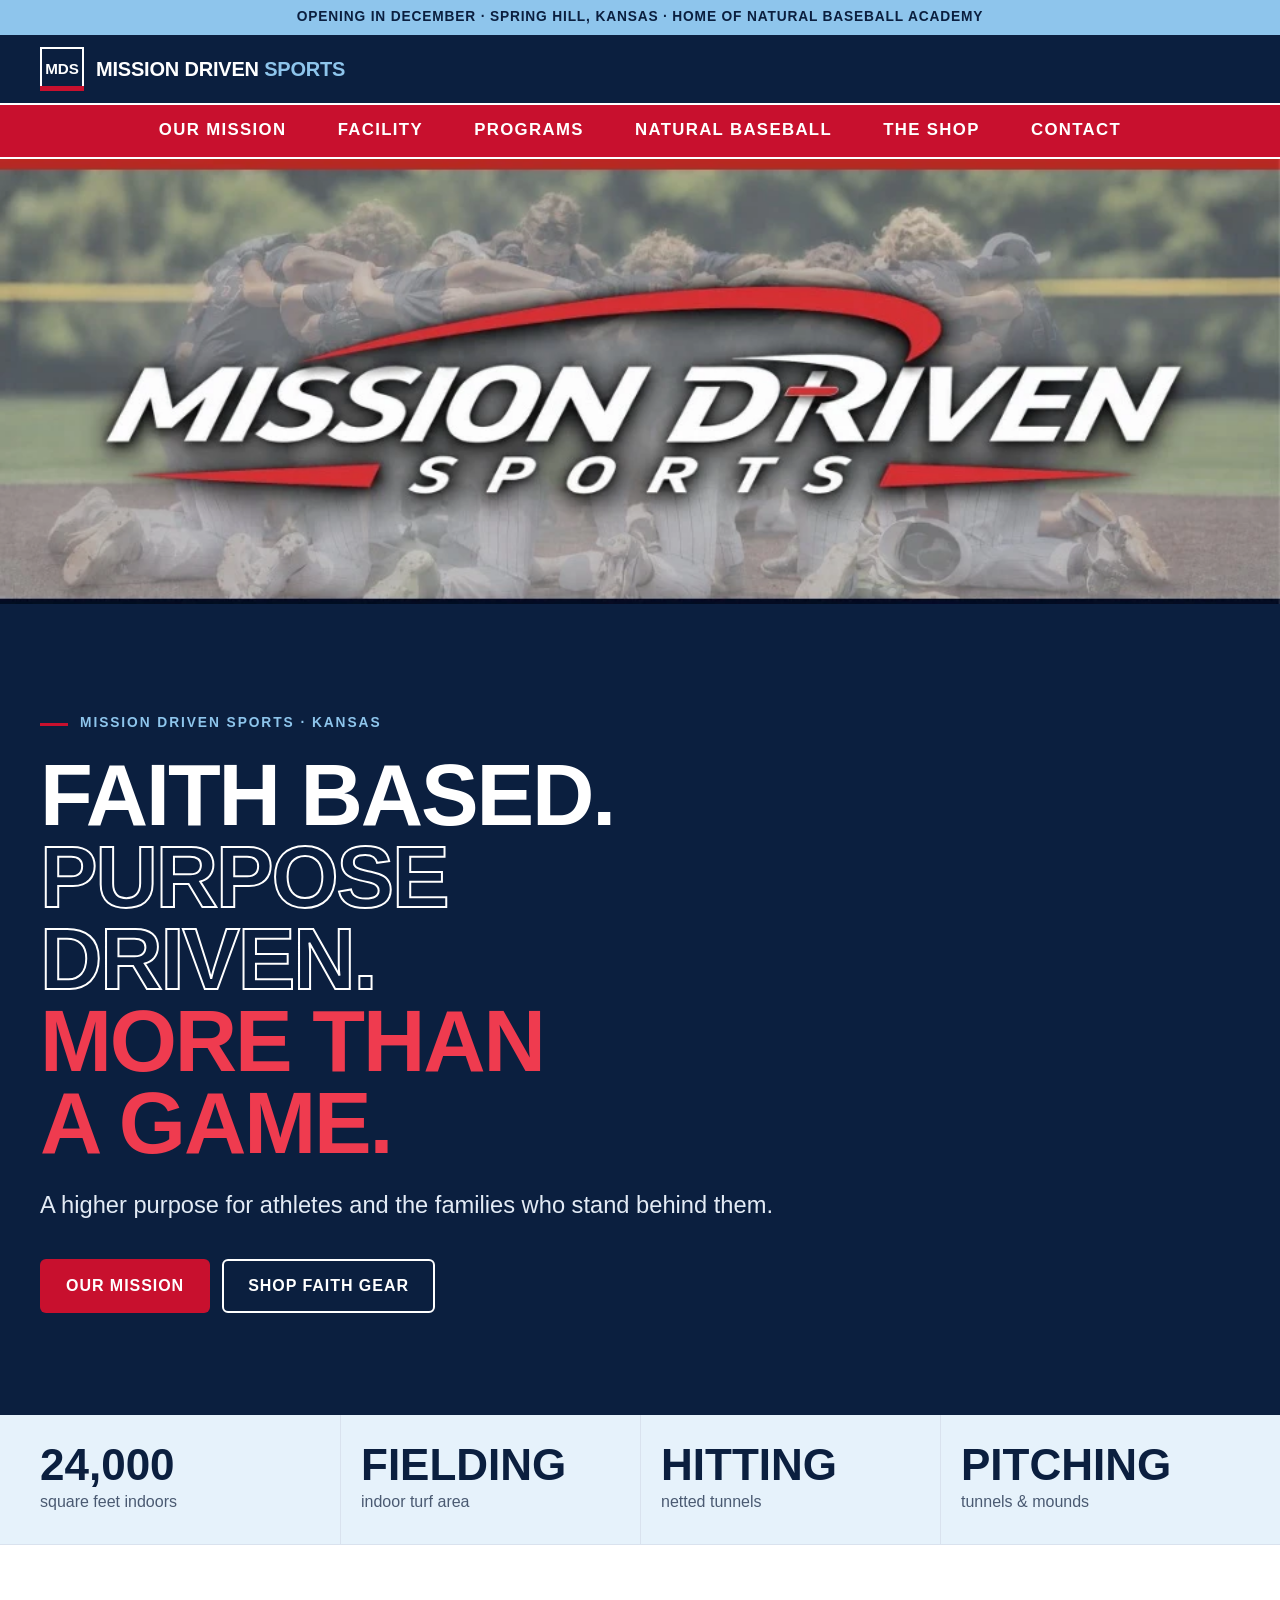
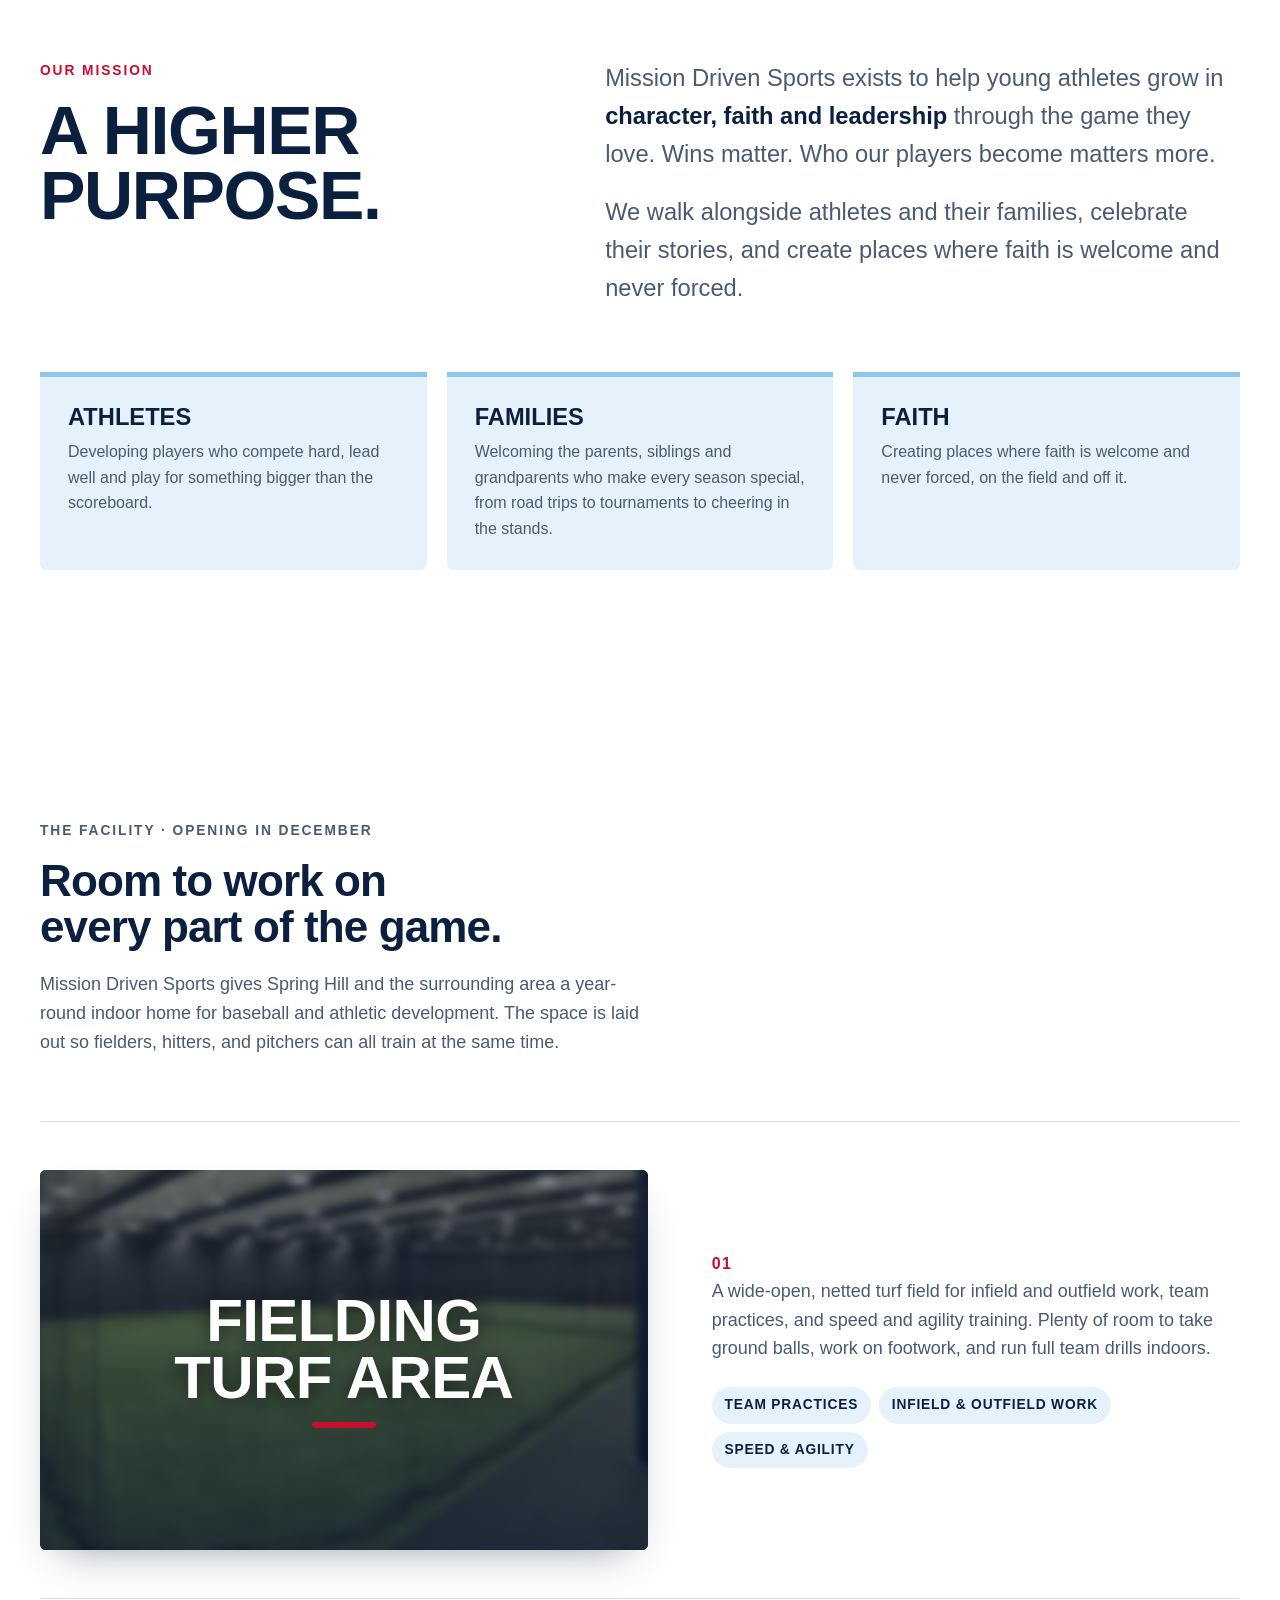
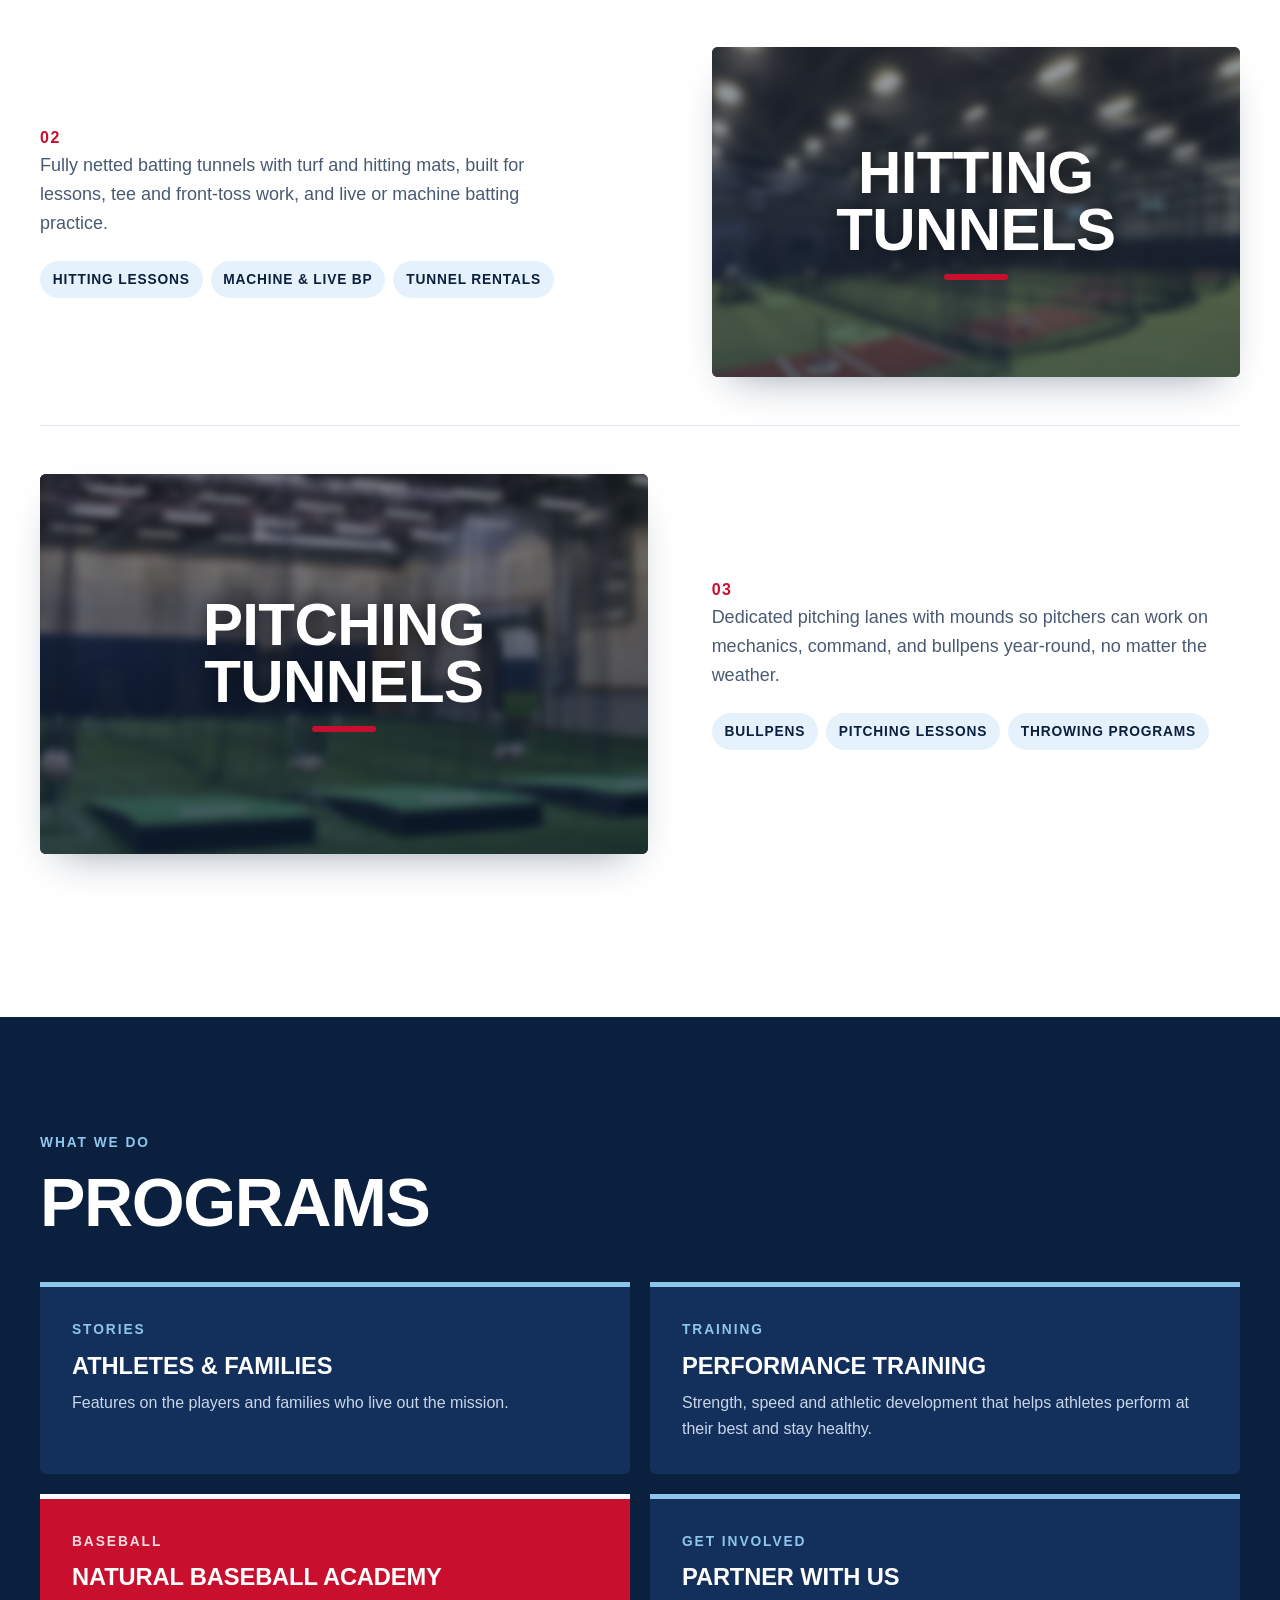
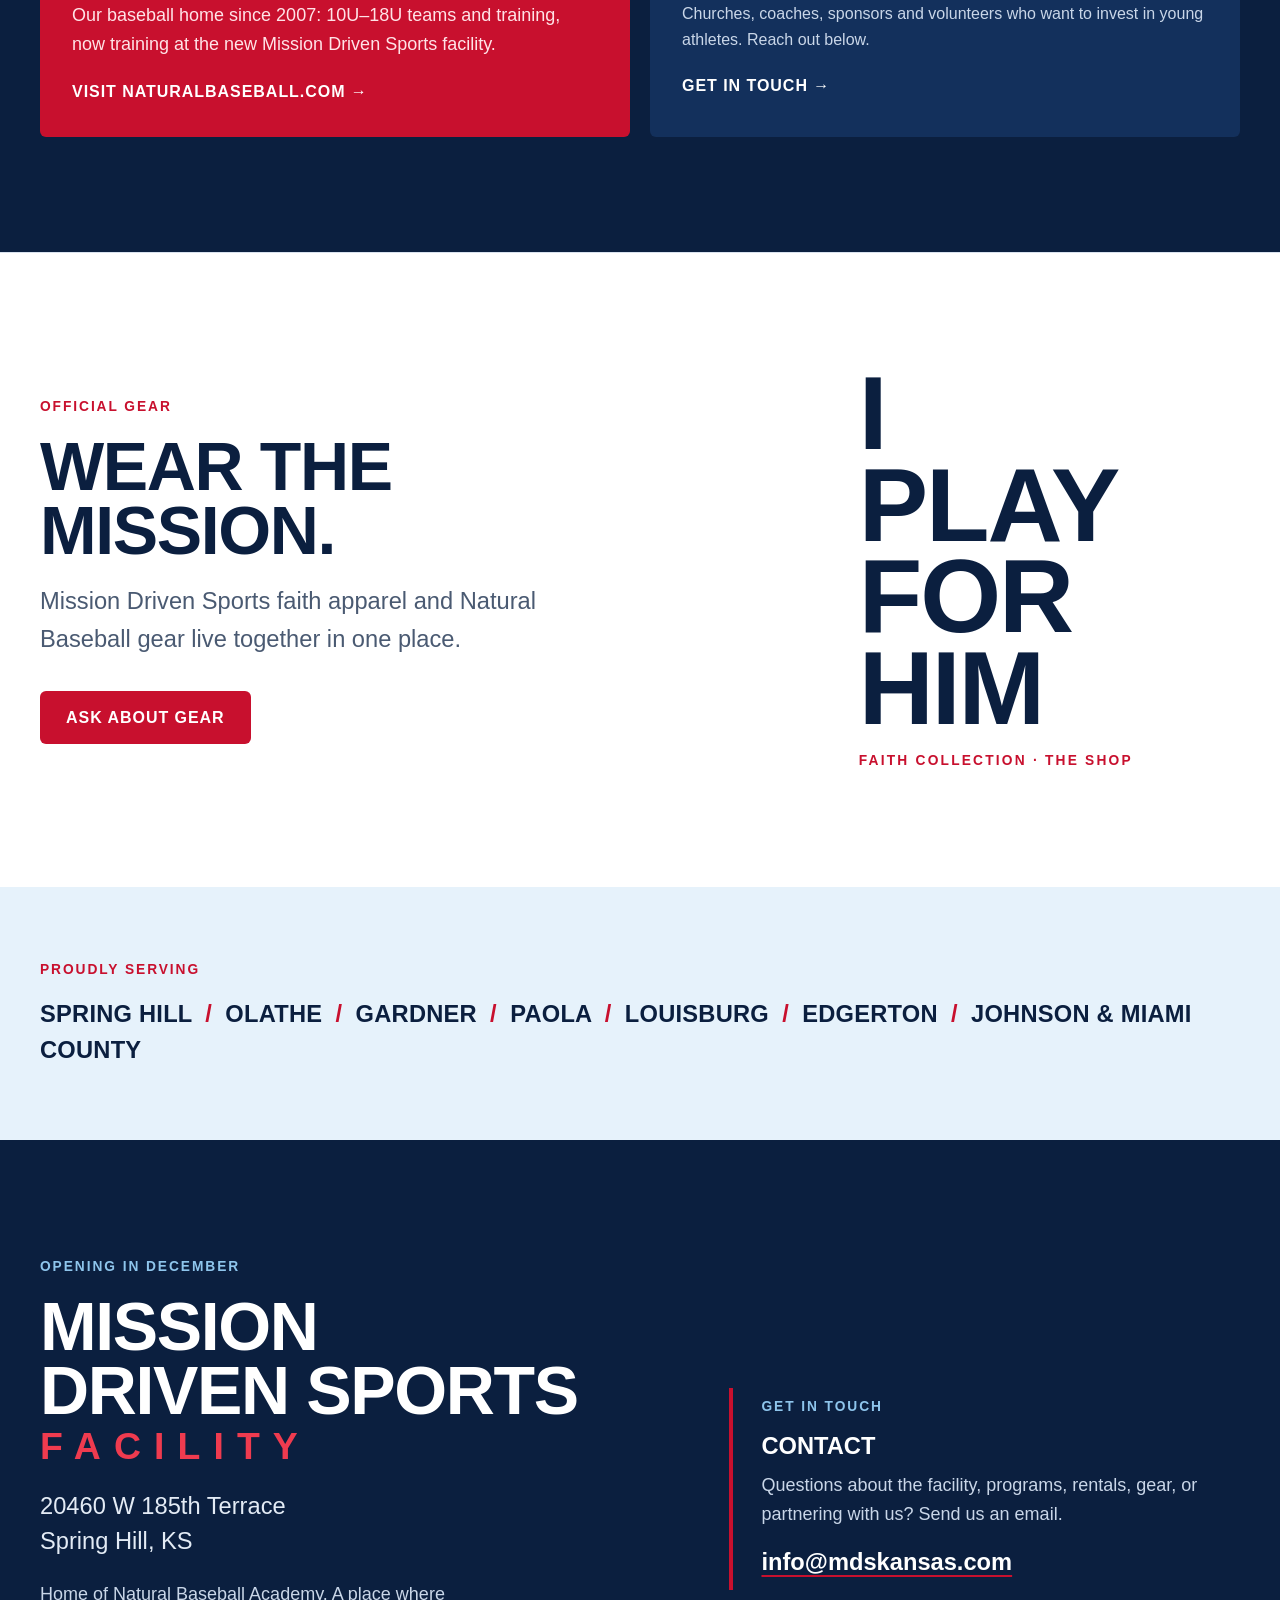
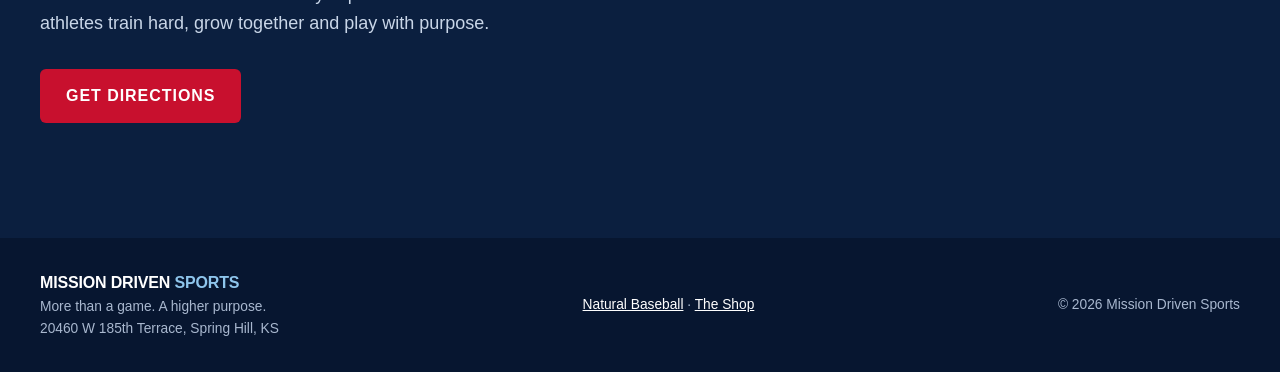
<file: mds/index.html>
<!doctype html>
<html lang="en">
<head>
<meta charset="utf-8">
<meta name="viewport" content="width=device-width, initial-scale=1">
<title>Mission Driven Sports | Faith Based. Purpose Driven. More Than a Game.</title>
<meta name="description" content="Mission Driven Sports is a 24,000-square-foot indoor baseball and athletic training facility in Spring Hill, Kansas, and the home of Natural Baseball Academy.">
<meta property="og:title" content="Mission Driven Sports — Spring Hill, Kansas">
<meta property="og:description" content="24,000 square feet of hitting and pitching tunnels, indoor turf, and strength and performance training. Home of Natural Baseball Academy.">
<meta property="og:image" content="banner.webp">
<link rel="preconnect" href="https://api.fontshare.com" crossorigin>
<link href="https://api.fontshare.com/v2/css?f[]=cabinet-grotesk@500,700,800,900&f[]=satoshi@400,500,700&display=swap" rel="stylesheet">
<link rel="preload" as="image" href="banner.webp">
<link rel="stylesheet" href="style.css">
<script type="application/ld+json">
{"@context":"https://schema.org","@type":"SportsActivityLocation","name":"Mission Driven Sports","description":"24,000-square-foot indoor baseball and athletic training facility. Home of Natural Baseball Academy.","address":{"@type":"PostalAddress","streetAddress":"20460 W 185th Terrace","addressLocality":"Spring Hill","addressRegion":"KS","addressCountry":"US"}}
</script>
</head>
<body>
<a class="skip" href="#main">Skip to content</a>

<header class="site-header">
  <div class="announce">Opening in December &middot; Spring Hill, Kansas<span class="hide-sm"> &middot; Home of Natural Baseball Academy</span></div>
  <div class="topbar wrap">
    <a class="brand" href="#top" aria-label="Mission Driven Sports home">
      <span class="brand-mark" aria-hidden="true">MDS</span>
      <span class="brand-name">Mission Driven <b>Sports</b></span>
    </a>
  </div>
  <nav class="menubar" aria-label="Main">
    <ul class="nav-links wrap">
      <li><a href="#mission">Our Mission</a></li>
      <li><a href="#facility">Facility</a></li>
      <li><a href="#programs">Programs</a></li>
      <li><a href="#natural-baseball">Natural Baseball</a></li>
      <li><a href="#shop">The Shop</a></li>
      <li><a href="#contact">Contact</a></li>
    </ul>
  </nav>
</header>

<main id="main">
  <section class="banner" id="top" aria-label="Mission Driven Sports">
    <img src="banner.webp" alt="Mission Driven Sports logo over a team huddle on the field" width="960" height="334" fetchpriority="high">
  </section>

  <section class="hero" id="welcome">
    <div class="wrap hero-inner">
      <p class="eyebrow">Mission Driven Sports &middot; Kansas</p>
      <h1>Faith based.<br><span class="outline">Purpose driven.</span><br><span class="red">More than a game.</span></h1>
      <p class="lede">A higher purpose for athletes and the families who stand behind them.</p>
      <div class="hero-actions">
        <a class="btn btn-red" href="#mission">Our Mission</a>
        <a class="btn btn-ghost" href="#shop">Shop Faith Gear</a>
      </div>
    </div>
  </section>

  <div class="stats" role="list">
    <div class="wrap stats-grid">
      <div role="listitem"><strong>24,000</strong><span>square feet indoors</span></div>
      <div role="listitem"><strong>Fielding</strong><span>indoor turf area</span></div>
      <div role="listitem"><strong>Hitting</strong><span>netted tunnels</span></div>
      <div role="listitem"><strong>Pitching</strong><span>tunnels &amp; mounds</span></div>
    </div>
  </div>

  <section class="section mission" id="mission">
    <div class="wrap mission-grid">
      <div>
        <p class="kicker">Our Mission</p>
        <h2 class="big">A higher purpose.</h2>
      </div>
      <div class="mission-copy">
        <p>Mission Driven Sports exists to help young athletes grow in <b>character, faith and leadership</b> through the game they love. Wins matter. Who our players become matters more.</p>
        <p>We walk alongside athletes and their families, celebrate their stories, and create places where faith is welcome and never forced.</p>
      </div>
    </div>
    <div class="wrap pillars">
      <article><h3>Athletes</h3><p>Developing players who compete hard, lead well and play for something bigger than the scoreboard.</p></article>
      <article><h3>Families</h3><p>Welcoming the parents, siblings and grandparents who make every season special, from road trips to tournaments to cheering in the stands.</p></article>
      <article><h3>Faith</h3><p>Creating places where faith is welcome and never forced, on the field and off it.</p></article>
    </div>
  </section>

  <section class="section facility" id="facility">
    <div class="wrap">
      <div class="facility-head">
        <p class="kicker">The Facility &middot; Opening in December</p>
        <h2>Room to work on every part of the game.</h2>
        <p>Mission Driven Sports gives Spring Hill and the surrounding area a year-round indoor home for baseball and athletic development. The space is laid out so fielders, hitters, and pitchers can all train at the same time.</p>
      </div>

      <article class="area-row" id="fielding">
        <figure class="area-media"><img src="fielding.webp" alt="Large netted indoor turf field for fielding and team practice" width="872" height="482" decoding="async"><figcaption><h3>Fielding Turf Area</h3></figcaption></figure>
        <div class="area-text">
          <p class="area-num">01</p>
          <p>A wide-open, netted turf field for infield and outfield work, team practices, and speed and agility training. Plenty of room to take ground balls, work on footwork, and run full team drills indoors.</p>
          <ul class="area-list"><li>Team practices</li><li>Infield &amp; outfield work</li><li>Speed &amp; agility</li></ul>
        </div>
      </article>

      <article class="area-row flip" id="hitting">
        <figure class="area-media"><img src="hitting.webp" alt="Row of netted indoor hitting tunnels with batting mats and pitching machines" width="872" height="773" decoding="async"><figcaption><h3>Hitting Tunnels</h3></figcaption></figure>
        <div class="area-text">
          <p class="area-num">02</p>
          <p>Fully netted batting tunnels with turf and hitting mats, built for lessons, tee and front-toss work, and live or machine batting practice.</p>
          <ul class="area-list"><li>Hitting lessons</li><li>Machine &amp; live BP</li><li>Tunnel rentals</li></ul>
        </div>
      </article>

      <article class="area-row" id="pitching">
        <figure class="area-media"><img src="pitching.webp" alt="Indoor pitching tunnels with portable mounds and ball buckets" width="872" height="337" decoding="async"><figcaption><h3>Pitching Tunnels</h3></figcaption></figure>
        <div class="area-text">
          <p class="area-num">03</p>
          <p>Dedicated pitching lanes with mounds so pitchers can work on mechanics, command, and bullpens year-round, no matter the weather.</p>
          <ul class="area-list"><li>Bullpens</li><li>Pitching lessons</li><li>Throwing programs</li></ul>
        </div>
      </article>
    </div>
  </section>

  <section class="section programs" id="programs">
    <div class="wrap">
      <div class="section-head">
        <p class="kicker light">What we do</p>
        <h2 class="big">Programs</h2>
      </div>
      <div class="prog-grid">
        <article class="prog">
          <p class="tag">Stories</p>
          <h3>Athletes &amp; Families</h3>
          <p>Features on the players and families who live out the mission.</p>
        </article>
        <article class="prog">
          <p class="tag">Training</p>
          <h3>Performance Training</h3>
          <p>Strength, speed and athletic development that helps athletes perform at their best and stay healthy.</p>
        </article>
        <article class="prog prog-feature" id="natural-baseball">
          <p class="tag">Baseball</p>
          <h3>Natural Baseball Academy</h3>
          <p>Our baseball home since 2007: 10U&ndash;18U teams and training, now training at the new Mission Driven Sports facility.</p>
          <a class="text-link" href="https://naturalbaseball.com">Visit naturalbaseball.com &rarr;</a>
        </article>
        <article class="prog">
          <p class="tag">Get involved</p>
          <h3>Partner With Us</h3>
          <p>Churches, coaches, sponsors and volunteers who want to invest in young athletes. Reach out below.</p>
          <a class="text-link" href="#contact">Get in touch &rarr;</a>
        </article>
      </div>
    </div>
  </section>

  <section class="section shop" id="shop">
    <div class="wrap shop-grid">
      <div>
        <p class="kicker">Official gear</p>
        <h2 class="big">Wear the mission.</h2>
        <p class="shop-copy">Mission Driven Sports faith apparel and Natural Baseball gear live together in one place.</p>
        <a class="btn btn-red" href="#contact">Ask About Gear</a>
      </div>
      <div class="play-for-him" aria-label="I play for Him, Faith Collection">
        <p class="pfh">I<br>Play<br>For<br>Him</p>
        <p class="pfh-sub">Faith Collection &middot; The Shop</p>
      </div>
    </div>
  </section>

  <section class="section area">
    <div class="wrap">
      <p class="kicker">Proudly serving</p>
      <p class="towns">Spring Hill <i>/</i> Olathe <i>/</i> Gardner <i>/</i> Paola <i>/</i> Louisburg <i>/</i> Edgerton <i>/</i> Johnson &amp; Miami County</p>
    </div>
  </section>

  <section class="section visit" id="contact">
    <div class="wrap visit-grid">
      <div>
        <p class="kicker light">Opening in December</p>
        <h2 class="big">Mission Driven Sports <span class="spaced">Facility</span></h2>
        <address>
          20460 W 185th Terrace<br>
          Spring Hill, KS
        </address>
        <p class="visit-sub">Home of Natural Baseball Academy. A place where athletes train hard, grow together and play with purpose.</p>
        <a class="btn btn-red" href="https://www.google.com/maps/search/?api=1&amp;query=20460+W+185th+Terrace+Spring+Hill+KS" target="_blank" rel="noopener">Get Directions</a>
      </div>
      <div class="visit-note">
        <p class="kicker light">Get in touch</p>
        <h3>Contact</h3>
        <p>Questions about the facility, programs, rentals, gear, or partnering with us? Send us an email.</p>
        <a class="email-link" href="mailto:info@mdskansas.com">info@mdskansas.com</a>
      </div>
    </div>
  </section>
</main>

<footer class="footer">
  <div class="wrap footer-inner">
    <div>
      <p class="brand-name">Mission Driven <b>Sports</b></p>
      <p>More than a game. A higher purpose.</p>
      <p>20460 W 185th Terrace, Spring Hill, KS</p>
    </div>
    <p class="footer-links"><a href="https://naturalbaseball.com">Natural Baseball</a> &middot; <a href="#shop">The Shop</a></p>
    <p>&copy; <span id="yr">2026</span> Mission Driven Sports</p>
  </div>
</footer>
<script src="nav.js" defer></script>
</body>
</html>
</file>
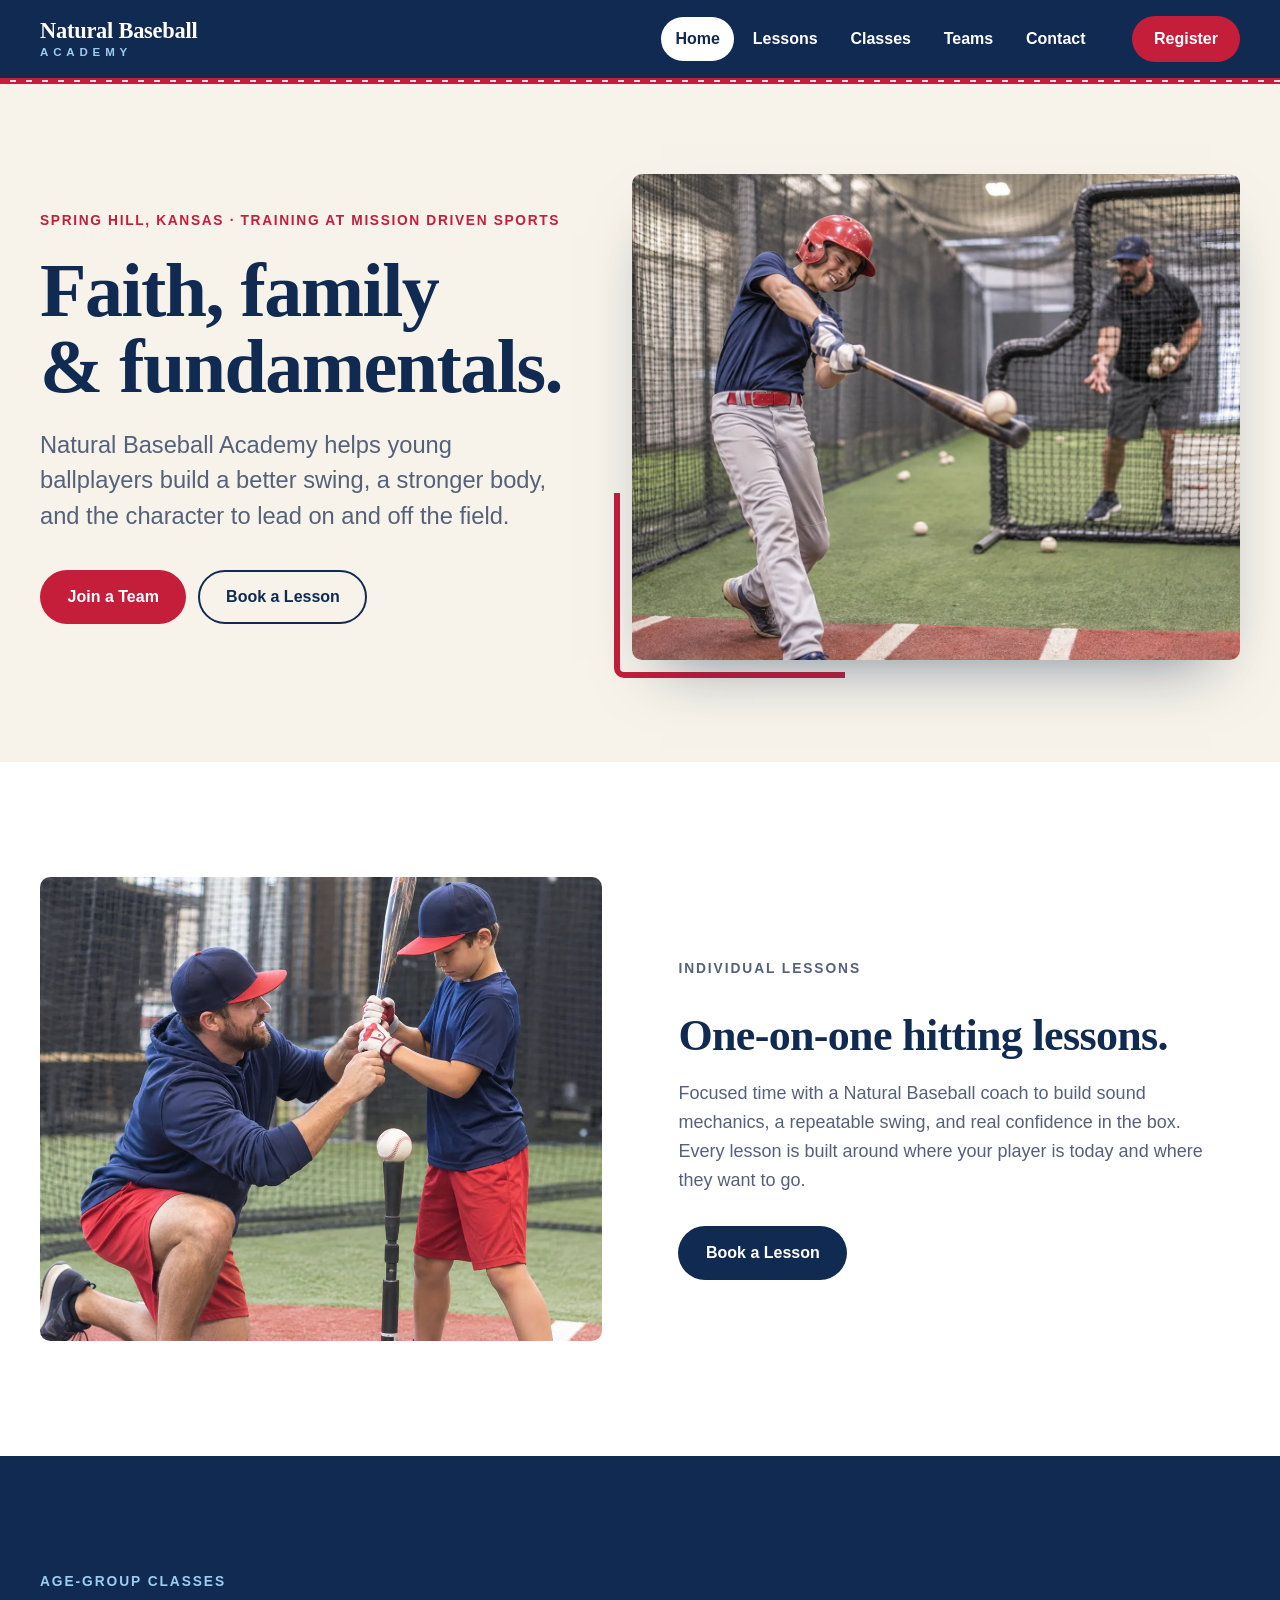
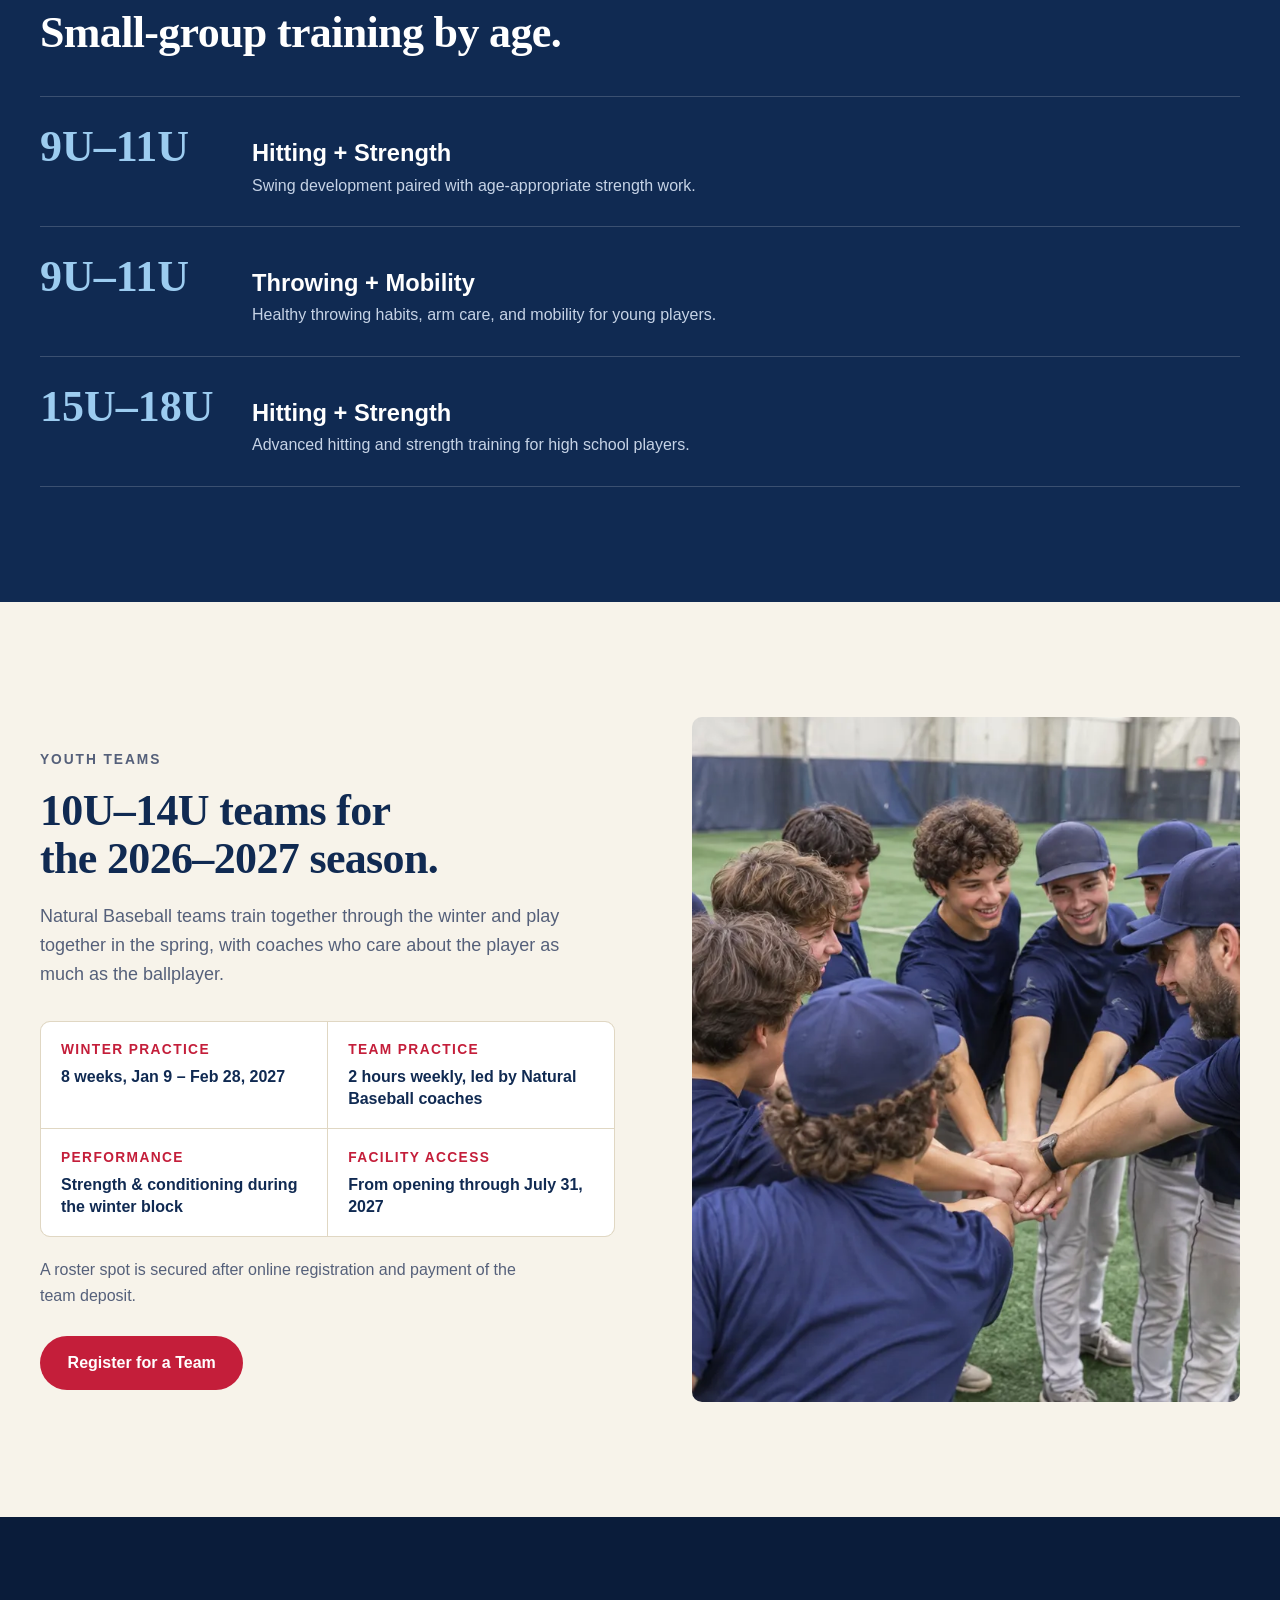
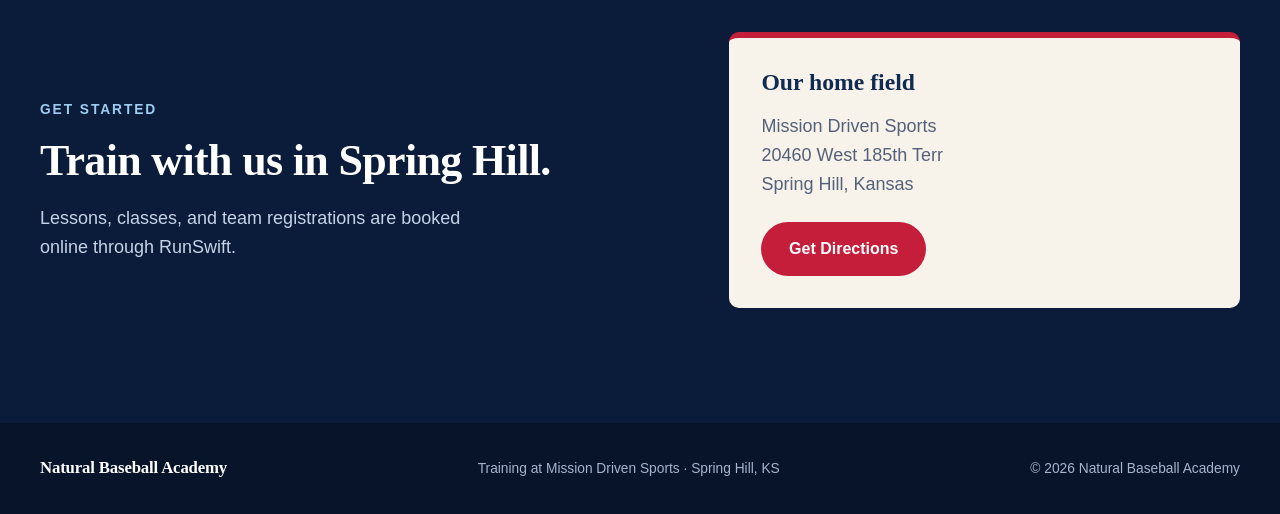
<file: nba/index.html>
<!doctype html>
<html lang="en">
<head>
<meta charset="utf-8">
<meta name="viewport" content="width=device-width, initial-scale=1">
<title>Natural Baseball Academy | Hitting Lessons, Classes &amp; Youth Teams in Spring Hill, KS</title>
<meta name="description" content="Natural Baseball Academy offers individual hitting lessons, age-group classes, and youth team training at Mission Driven Sports in Spring Hill, Kansas.">
<meta property="og:title" content="Natural Baseball Academy — Spring Hill, Kansas">
<meta property="og:description" content="Hitting lessons, age-group classes, and 10U–14U youth teams. Faith, family, and fundamentals.">
<meta property="og:image" content="hero.webp">
<link rel="preconnect" href="https://api.fontshare.com" crossorigin>
<link href="https://api.fontshare.com/v2/css?f[]=bespoke-slab@500,700,800&f[]=general-sans@400,500,600,700&display=swap" rel="stylesheet">
<link rel="preload" as="image" href="hero.webp">
<link rel="stylesheet" href="style.css">
<script type="application/ld+json">
{"@context":"https://schema.org","@type":"SportsOrganization","name":"Natural Baseball Academy","sport":"Baseball","description":"Individual hitting lessons, age-group classes, and youth team training.","location":{"@type":"Place","name":"Mission Driven Sports","address":{"@type":"PostalAddress","streetAddress":"20460 West 185th Terr","addressLocality":"Spring Hill","addressRegion":"KS","addressCountry":"US"}}}
</script>
</head>
<body>
<a class="skip" href="#main">Skip to content</a>

<header class="site-header">
  <nav class="nav wrap" aria-label="Main">
    <a class="brand" href="#top" aria-label="Natural Baseball Academy home">
      <span class="brand-top">Natural Baseball</span>
      <span class="brand-sub">Academy</span>
    </a>
    <button class="nav-toggle" aria-expanded="false" aria-controls="nav-menu" aria-label="Open menu"><span></span><span></span><span></span></button>
    <div class="nav-menu" id="nav-menu">
      <ul class="nav-links">
        <li><a href="#top">Home</a></li>
        <li><a href="#lessons">Lessons</a></li>
        <li><a href="#classes">Classes</a></li>
        <li><a href="#teams">Teams</a></li>
        <li><a href="#contact">Contact</a></li>
      </ul>
      <a class="btn btn-red nav-cta" href="#contact">Register</a>
    </div>
  </nav>
  <div class="stitch" aria-hidden="true"></div>
</header>

<main id="main">
  <section class="hero" id="top">
    <div class="wrap hero-grid">
      <div class="hero-text">
        <p class="eyebrow">Spring Hill, Kansas &middot; Training at Mission Driven Sports</p>
        <h1>Faith, family &amp; fundamentals.</h1>
        <p class="lede">Natural Baseball Academy helps young ballplayers build a better swing, a stronger body, and the character to lead on and off the field.</p>
        <div class="hero-actions">
          <a class="btn btn-red" href="#teams">Join a Team</a>
          <a class="btn btn-outline" href="#lessons">Book a Lesson</a>
        </div>
      </div>
      <figure class="hero-media">
        <img src="hero.webp" alt="Youth player in a navy jersey and red helmet making contact in a batting tunnel" width="1920" height="1080" fetchpriority="high">
      </figure>
    </div>
  </section>

  <section class="section lessons" id="lessons">
    <div class="wrap split">
      <figure class="split-media">
        <img src="lesson.webp" alt="Natural Baseball coach adjusting a young hitter's hands at the tee" width="1200" height="900" decoding="async">
      </figure>
      <div>
        <p class="kicker">Individual Lessons</p>
        <h2>One-on-one hitting lessons.</h2>
        <p>Focused time with a Natural Baseball coach to build sound mechanics, a repeatable swing, and real confidence in the box. Every lesson is built around where your player is today and where they want to go.</p>
        <a class="btn btn-navy" href="#contact">Book a Lesson</a>
      </div>
    </div>
  </section>

  <section class="section classes" id="classes">
    <div class="wrap">
      <div class="section-head">
        <p class="kicker light">Age-Group Classes</p>
        <h2>Small-group training by age.</h2>
      </div>
      <ul class="class-list">
        <li>
          <span class="age">9U&ndash;11U</span>
          <div><h3>Hitting + Strength</h3><p>Swing development paired with age-appropriate strength work.</p></div>
        </li>
        <li>
          <span class="age">9U&ndash;11U</span>
          <div><h3>Throwing + Mobility</h3><p>Healthy throwing habits, arm care, and mobility for young players.</p></div>
        </li>
        <li>
          <span class="age">15U&ndash;18U</span>
          <div><h3>Hitting + Strength</h3><p>Advanced hitting and strength training for high school players.</p></div>
        </li>
      </ul>
    </div>
  </section>

  <section class="section teams" id="teams">
    <div class="wrap teams-grid">
      <div>
        <p class="kicker">Youth Teams</p>
        <h2>10U&ndash;14U teams for the 2026&ndash;2027 season.</h2>
        <p>Natural Baseball teams train together through the winter and play together in the spring, with coaches who care about the player as much as the ballplayer.</p>
        <dl class="facts">
          <div><dt>Winter practice</dt><dd>8 weeks, Jan 9 &ndash; Feb 28, 2027</dd></div>
          <div><dt>Team practice</dt><dd>2 hours weekly, led by Natural Baseball coaches</dd></div>
          <div><dt>Performance</dt><dd>Strength &amp; conditioning during the winter block</dd></div>
          <div><dt>Facility access</dt><dd>From opening through July 31, 2027</dd></div>
        </dl>
        <p class="small">A roster spot is secured after online registration and payment of the team deposit.</p>
        <a class="btn btn-red" href="#contact">Register for a Team</a>
      </div>
      <figure class="teams-media">
        <img src="team.webp" alt="Youth team huddled with their coach, hands in" width="1200" height="900" decoding="async">
      </figure>
    </div>
  </section>

  <section class="section contact" id="contact">
    <div class="wrap contact-grid">
      <div>
        <p class="kicker light">Get Started</p>
        <h2>Train with us in Spring Hill.</h2>
        <p>Lessons, classes, and team registrations are booked online through RunSwift.</p>
      </div>
      <div class="contact-card">
        <h3>Our home field</h3>
        <address>
          Mission Driven Sports<br>
          20460 West 185th Terr<br>
          Spring Hill, Kansas
        </address>
        <a class="btn btn-red" href="https://www.google.com/maps/search/?api=1&amp;query=20460+West+185th+Terr+Spring+Hill+KS" target="_blank" rel="noopener">Get Directions</a>
      </div>
    </div>
  </section>
</main>

<footer class="footer">
  <div class="wrap footer-inner">
    <p class="brand-top">Natural Baseball Academy</p>
    <p>Training at Mission Driven Sports &middot; Spring Hill, KS</p>
    <p>&copy; <span id="yr">2026</span> Natural Baseball Academy</p>
  </div>
</footer>
<script src="nav.js" defer></script>
</body>
</html>
</file>
<file: mds/style.css>
:root{
  --navy:#0b1f3f;--navy-2:#13305c;--red:#c8102e;--red-d:#a50d26;--sky:#8ec5ec;--sky-l:#e6f2fb;
  --white:#fff;--ink:#0d1a2e;--muted:#4a5a72;--line:#d9e2ee;
  --font-display:'Cabinet Grotesk','Satoshi',sans-serif;--font-body:'Satoshi','Inter',sans-serif;
  --text-xs:clamp(.75rem,.7rem + .2vw,.875rem);--text-sm:clamp(.875rem,.8rem + .3vw,1rem);
  --text-base:clamp(1rem,.95rem + .25vw,1.125rem);--text-lg:clamp(1.125rem,1rem + .6vw,1.5rem);
  --text-xl:clamp(1.75rem,1.2rem + 2vw,2.75rem);--text-hero:clamp(2.5rem,1rem + 5.5vw,5.5rem);
  --pad:clamp(4rem,9vw,8rem);--r:6px;
}
*,*::before,*::after{box-sizing:border-box}
html{scroll-behavior:smooth;scroll-padding-top:var(--hh,150px);-webkit-text-size-adjust:100%}
body{margin:0;font-family:var(--font-body);font-size:var(--text-base);line-height:1.6;color:var(--ink);background:var(--white);-webkit-font-smoothing:antialiased}
img{display:block;max-width:100%;height:auto}
h1,h2,h3{margin:0;line-height:1.05;text-wrap:balance}
p{margin:0}
a{color:inherit}
:focus-visible{outline:3px solid var(--sky);outline-offset:3px}
.wrap{width:min(1200px,100% - 2.5rem);margin-inline:auto}
.skip{position:absolute;left:-999px;top:0;background:var(--red);color:#fff;padding:.75rem 1rem;z-index:100}
.skip:focus{left:1rem}

/* Header / banner nav */
.site-header{position:sticky;top:0;z-index:50;background:var(--navy);color:#fff;transition:box-shadow .3s}
.site-header.scrolled{box-shadow:0 6px 24px rgba(0,0,0,.25)}
.announce{background:var(--sky);color:var(--navy);text-align:center;font-size:var(--text-xs);font-weight:800;letter-spacing:.06em;text-transform:uppercase;padding:.4rem 1rem}
.topbar{display:flex;align-items:center;justify-content:space-between;height:68px;gap:1rem}
.brand{display:flex;align-items:center;gap:.75rem;text-decoration:none}
.brand-mark{display:grid;place-items:center;width:44px;height:44px;border:2px solid #fff;font-family:var(--font-display);font-weight:900;font-size:.95rem;letter-spacing:.02em;position:relative}
.brand-mark::after{content:"";position:absolute;left:-2px;right:-2px;bottom:-2px;height:5px;background:var(--red)}
.brand-name{font-family:var(--font-display);font-weight:700;font-size:1.25rem;letter-spacing:-.01em;text-transform:uppercase}
.brand-name b{font-weight:900;color:var(--sky)}
.menubar{background:var(--red);border-top:2px solid #fff;border-bottom:2px solid #fff}
.nav-links{display:flex;justify-content:center;list-style:none;margin:0 auto;padding:0;gap:0}
.nav-links li{flex:0 1 auto}
.nav-links a{display:flex;align-items:center;justify-content:center;min-height:52px;padding:0 1.6rem;font-family:var(--font-display);font-size:1.05rem;font-weight:800;color:#fff;text-decoration:none;text-transform:uppercase;letter-spacing:.08em;transition:background .2s,color .2s}
.nav-links a:hover{background:var(--red-d)}
.nav-links a.active{background:var(--navy);color:#fff}
.nav-cta{min-height:44px;padding:.55rem 1.1rem;border-color:#fff;white-space:nowrap}
.brand-mark{white-space:nowrap;letter-spacing:0}

/* Buttons */
.btn{display:inline-flex;align-items:center;justify-content:center;min-height:48px;padding:.75rem 1.5rem;font-weight:700;font-size:var(--text-sm);text-transform:uppercase;letter-spacing:.06em;text-decoration:none;border-radius:var(--r);border:2px solid transparent;transition:background .2s,color .2s,border-color .2s,transform .2s}
.btn:active{transform:translateY(1px)}
.btn-red{background:var(--red);color:#fff}.btn-red:hover{background:var(--red-d)}
.btn-navy{background:var(--navy);color:#fff}.btn-navy:hover{background:var(--navy-2)}
.btn-ghost{border-color:#fff;color:#fff}.btn-ghost:hover{background:#fff;color:var(--navy)}
.nav-cta{min-height:44px;padding:.55rem 1.1rem}

/* Banner */
.banner{background:#0b1f3f;line-height:0}
.banner img{width:100%;max-width:1440px;margin-inline:auto;aspect-ratio:960/334;object-fit:cover}

/* Hero */
.hero{position:relative;display:flex;align-items:center;color:#fff;overflow:hidden;background:var(--navy)}
.hero-inner{position:relative;padding-block:clamp(3.5rem,8vw,6.5rem)}
.eyebrow{display:inline-block;font-weight:700;font-size:var(--text-xs);letter-spacing:.14em;text-transform:uppercase;color:var(--sky);margin-bottom:1.25rem;padding-left:2.5rem;position:relative}
.eyebrow::before{content:"";position:absolute;left:0;top:50%;width:1.75rem;height:3px;background:var(--red)}
.hero h1{font-family:var(--font-display);font-weight:900;font-size:var(--text-hero);letter-spacing:-.025em;text-transform:uppercase;line-height:.95;max-width:12ch}
.hero h1 span{color:var(--sky)}
.lede{max-width:60ch;margin-top:1.5rem;font-size:var(--text-lg);line-height:1.5;color:#e3ebf5}
.hero-actions{display:flex;flex-wrap:wrap;gap:.75rem;margin-top:2.25rem}

/* Stats */
.stats{background:var(--sky-l);border-bottom:1px solid var(--line)}
.stats-grid{display:grid;grid-template-columns:repeat(4,1fr)}
.stats-grid div{padding:1.75rem 1.25rem;border-left:1px solid var(--line)}
.stats-grid div:first-child{border-left:0;padding-left:0}
.stats strong{display:block;font-family:var(--font-display);font-weight:900;font-size:var(--text-xl);color:var(--navy);line-height:1;text-transform:uppercase}
.stats span{font-size:var(--text-sm);color:var(--muted);font-weight:500}

/* Sections */
.section{padding-block:var(--pad)}
.kicker{font-size:var(--text-xs);font-weight:700;letter-spacing:.14em;text-transform:uppercase;color:var(--red);margin-bottom:1rem}
.kicker.light{color:var(--sky)}
.section h2{font-family:var(--font-display);font-weight:800;font-size:var(--text-xl);letter-spacing:-.02em;color:var(--navy)}
.split{display:grid;grid-template-columns:1fr 1.05fr;gap:clamp(2rem,6vw,5.5rem);align-items:center}
.split-text p{margin-top:1.25rem;color:var(--muted);max-width:56ch}
.checks{list-style:none;padding:0;margin:2rem 0 0;border-top:1px solid var(--line)}
.checks li{padding:.9rem 0 .9rem 1.75rem;border-bottom:1px solid var(--line);position:relative;color:var(--muted)}
.checks li::before{content:"";position:absolute;left:0;top:1.45rem;width:.75rem;height:3px;background:var(--red)}
.checks b{color:var(--navy)}
.split-media{margin:0;position:relative}
.split-media img{border-radius:var(--r);aspect-ratio:4/3.4;object-fit:cover;width:100%}
.split-media::before{content:"";position:absolute;inset:auto -14px -14px auto;width:40%;height:40%;background:var(--red);z-index:-1;border-radius:var(--r)}

.facility-head{max-width:60ch;margin-bottom:clamp(2.5rem,5vw,4rem)}
.facility-head p{margin-top:1.25rem;color:var(--muted)}
.area-row{display:grid;grid-template-columns:1.15fr 1fr;gap:clamp(1.75rem,5vw,4.5rem);align-items:center;padding-block:clamp(2rem,4vw,3rem);border-top:1px solid var(--line)}
.area-row.flip .area-media{order:2}
.area-media{margin:0;position:relative}
.area-media{border-radius:var(--r);overflow:hidden;box-shadow:0 18px 40px -20px rgba(11,31,63,.45);aspect-ratio:16/10;background:var(--navy)}
.area-media img{width:100%;height:100%;object-fit:cover;filter:blur(4px) brightness(.8);transform:scale(1.08)}
.area-media figcaption{position:absolute;inset:0;display:grid;place-items:center;padding:1.5rem;text-align:center;background:linear-gradient(180deg,rgba(11,31,63,.25),rgba(11,31,63,.55))}
.area-media figcaption h3{margin:0;font-family:var(--font-display);font-weight:900;font-size:clamp(2rem,1.2rem + 3.2vw,3.75rem);line-height:.95;text-transform:uppercase;letter-spacing:-.01em;color:#fff;text-shadow:0 3px 18px rgba(0,0,0,.55)}
.area-media figcaption h3::after{content:"";display:block;width:64px;height:6px;background:var(--red);margin:1rem auto 0;border-radius:3px}
.area-num{font-family:var(--font-display);font-weight:900;font-size:var(--text-sm);color:var(--red);letter-spacing:.1em}
.area-text .x{font-family:var(--font-display);font-weight:900;font-size:var(--text-xl);color:var(--navy);text-transform:uppercase;letter-spacing:-.015em;margin:.35rem 0 1rem}
.area-text p:not(.area-num){color:var(--muted);max-width:52ch}
.area-list{list-style:none;padding:0;margin:1.5rem 0 0;display:flex;flex-wrap:wrap;gap:.5rem}
.area-list li{background:var(--sky-l);color:var(--navy);font-weight:700;font-size:var(--text-xs);text-transform:uppercase;letter-spacing:.06em;padding:.45rem .8rem;border-radius:999px}

.section h2.big{font-size:clamp(2.25rem,1.2rem + 4vw,4.25rem);font-weight:900;text-transform:uppercase;line-height:.95;letter-spacing:-.02em}
.hero h1 .outline{color:transparent;-webkit-text-stroke:2px #fff}
.hero h1 .red{color:#ef3b4f}
.mission-grid{display:grid;grid-template-columns:1fr 1.3fr;gap:clamp(2rem,6vw,5rem);align-items:start}
.mission-copy p{font-size:var(--text-lg);line-height:1.6;color:var(--muted)}
.mission-copy p+p{margin-top:1.25rem}
.mission-copy b{color:var(--navy)}
.pillars{display:grid;grid-template-columns:repeat(3,1fr);gap:1.25rem;margin-top:clamp(2.5rem,5vw,4rem)}
.pillars article{border-top:5px solid var(--sky);background:var(--sky-l);padding:1.75rem;border-radius:0 0 var(--r) var(--r)}
.pillars h3{font-family:var(--font-display);font-weight:900;font-size:var(--text-lg);text-transform:uppercase;color:var(--navy);margin-bottom:.6rem}
.pillars p{color:var(--muted);font-size:var(--text-sm)}

.programs{background:var(--navy);color:#fff}
.programs .section-head h2{color:#fff}
.prog .tag{font-size:var(--text-xs);font-weight:700;letter-spacing:.14em;text-transform:uppercase;color:var(--sky)}
.section-head{margin-bottom:3rem}
.prog-grid{display:grid;grid-template-columns:1fr 1fr;gap:1.25rem}
.prog{background:var(--navy-2);border-top:5px solid var(--sky);border-radius:0 0 var(--r) var(--r);padding:2rem;display:flex;flex-direction:column;gap:.75rem}
.prog h3{font-family:var(--font-display);font-weight:800;font-size:var(--text-lg);text-transform:uppercase;letter-spacing:-.005em}
.prog p{color:#c9d6e8;font-size:var(--text-sm)}
.prog-feature{background:var(--red);border-top-color:#fff}

.prog-feature p{color:#ffe3e7;font-size:var(--text-base)}
.prog-feature .tag{font-size:var(--text-xs);font-weight:700;letter-spacing:.14em;text-transform:uppercase;color:#fff;opacity:.85}
.text-link{margin-top:.5rem;font-weight:700;text-decoration:none;font-size:var(--text-sm);text-transform:uppercase;letter-spacing:.06em}
.text-link:hover{text-decoration:underline;text-underline-offset:4px}
.prog-wide{grid-column:span 2;border-left:5px solid var(--sky)}
.prog-wide div{display:flex;flex-direction:column;gap:.75rem}

.shop-grid{display:grid;grid-template-columns:1.3fr 1fr;gap:clamp(2rem,6vw,5rem);align-items:center}
.shop-copy{color:var(--muted);font-size:var(--text-lg);margin:1.25rem 0 2rem;max-width:44ch}
.play-for-him{justify-self:center}
.pfh{font-family:var(--font-display);font-weight:900;text-transform:uppercase;font-size:clamp(3.5rem,2rem + 6vw,6.5rem);line-height:.88;color:var(--navy);letter-spacing:-.02em}
.pfh-sub{margin-top:1rem;font-size:var(--text-xs);font-weight:700;letter-spacing:.16em;text-transform:uppercase;color:var(--red)}
.shop{border-top:1px solid var(--line)}
.rentals{background:var(--white)}
.rentals-inner{display:grid;grid-template-columns:1fr 1fr;gap:clamp(2rem,6vw,5rem);align-items:end;border-top:4px solid var(--navy);padding-top:3rem}
.rentals-inner p{color:var(--muted);margin-bottom:1.5rem;max-width:52ch}

.area{background:var(--sky-l);padding-block:clamp(3rem,6vw,4.5rem)}
.towns{font-family:var(--font-display);font-weight:800;font-size:var(--text-lg);color:var(--navy);text-transform:uppercase;letter-spacing:.01em;line-height:1.5}
.towns i{font-style:normal;color:var(--red);margin-inline:.4rem}

.visit{background:var(--navy);color:#fff}
.visit h2{color:#fff}
.visit-grid{display:grid;grid-template-columns:1.2fr 1fr;gap:clamp(2rem,6vw,5rem);align-items:center}
address{font-style:normal;font-size:var(--text-lg);line-height:1.5;margin:1.5rem 0 2rem;color:#e3ebf5}
.visit-note{border-left:4px solid var(--red);padding:.5rem 0 .5rem 1.75rem}
.spaced{display:block;color:#ef3b4f;letter-spacing:.35em;font-size:.55em;margin-top:.4rem}
.visit-sub{color:#c9d6e8;margin:-0.75rem 0 2rem;max-width:46ch}
.email-link{display:inline-block;margin-top:1rem;font-weight:700;font-size:var(--text-lg);color:#fff;text-decoration-color:var(--red);text-underline-offset:5px}
.footer-links a{color:#fff}
.visit-note h3{font-family:var(--font-display);font-weight:800;font-size:var(--text-lg);text-transform:uppercase;margin-bottom:.75rem}
.visit-note p{color:#c9d6e8}

.footer{background:#071630;color:#a9b8cf;font-size:var(--text-xs);padding-block:2rem}
.footer-inner{display:flex;flex-wrap:wrap;gap:.5rem 2rem;align-items:center;justify-content:space-between}
.footer .brand-name{color:#fff;font-size:1rem}

@media (max-width:960px){
  .nav-links a{padding:0 1rem;font-size:.95rem}
  .prog-grid{grid-template-columns:1fr 1fr}
}
@media (max-width:720px){
  .announce{font-size:.72rem;letter-spacing:.03em}
  .brand-name{font-size:1rem}
  .topbar{height:60px}
  .brand-mark{width:38px;height:38px;font-size:.8rem}
  .nav-cta{padding:.5rem .8rem;font-size:.75rem;min-height:40px}
  .brand-name b{display:block}
  .brand-name{line-height:1.1}
  .nav-links{width:100%;flex-wrap:wrap;justify-content:center}
  .nav-links li{flex:0 0 33.333%}
  .nav-links a{padding:.3rem .25rem;font-size:.78rem;letter-spacing:.03em;min-height:44px;text-align:center;line-height:1.15}
  .stats-grid{grid-template-columns:1fr 1fr}
  .stats-grid div{padding:1.25rem 1rem;border-left:0;border-top:1px solid var(--line)}
  .stats-grid div:nth-child(-n+2){border-top:0}
  .stats-grid div:nth-child(odd){padding-left:0}
  .split,.rentals-inner,.visit-grid{grid-template-columns:1fr}
  .split-media::before{display:none}
  .prog-grid,.pillars,.mission-grid,.shop-grid{grid-template-columns:1fr}
  .play-for-him{justify-self:start}
  .prog-feature,.prog-wide{grid-column:auto}
  .area-row{grid-template-columns:1fr}
  .area-row.flip .area-media{order:0}
}
@media (prefers-reduced-motion:reduce){*{transition:none!important;scroll-behavior:auto!important}}
@media (max-width:720px){.hide-sm{display:none}}
</file>
<file: nba/style.css>
:root{
  --navy:#102a52;--navy-d:#0a1c3a;--red:#c41e3a;--red-d:#a3172f;--sky:#9cccf0;--cream:#f7f3ea;--cream-2:#efe8d8;
  --ink:#14213a;--muted:#55607a;--line:#e0d7c3;
  --font-display:'Bespoke Slab',Georgia,serif;--font-body:'General Sans','Inter',sans-serif;
  --text-xs:clamp(.75rem,.7rem + .2vw,.875rem);--text-sm:clamp(.875rem,.8rem + .3vw,1rem);
  --text-base:clamp(1rem,.95rem + .25vw,1.125rem);--text-lg:clamp(1.125rem,1rem + .6vw,1.5rem);
  --text-xl:clamp(1.75rem,1.2rem + 2vw,2.75rem);--text-hero:clamp(2.5rem,1.2rem + 4.6vw,4.75rem);
  --pad:clamp(4rem,9vw,8rem);--r:10px;
}
*,*::before,*::after{box-sizing:border-box}
html{scroll-behavior:smooth;scroll-padding-top:90px;-webkit-text-size-adjust:100%}
body{margin:0;font-family:var(--font-body);font-size:var(--text-base);line-height:1.6;color:var(--ink);background:var(--cream);-webkit-font-smoothing:antialiased}
body.menu-open{overflow:hidden}
img{display:block;max-width:100%;height:auto}
h1,h2,h3{margin:0;line-height:1.08;text-wrap:balance}
p{margin:0}
a{color:inherit}
:focus-visible{outline:3px solid var(--red);outline-offset:3px}
.wrap{width:min(1200px,100% - 2.5rem);margin-inline:auto}
.skip{position:absolute;left:-999px;top:0;background:var(--red);color:#fff;padding:.75rem 1rem;z-index:100}
.skip:focus{left:1rem}

/* Banner nav */
.site-header{position:sticky;top:0;z-index:50;background:var(--navy);color:#fff;transition:box-shadow .3s}
.site-header.scrolled{box-shadow:0 6px 24px rgba(10,28,58,.3)}
.stitch{height:6px;background:var(--red);background-image:repeating-linear-gradient(90deg,transparent 0 10px,rgba(255,255,255,.85) 10px 16px);background-size:100% 2px;background-repeat:no-repeat;background-position:0 50%}
.nav{display:flex;align-items:center;justify-content:space-between;height:78px;gap:1.5rem}
.brand{display:flex;flex-direction:column;text-decoration:none;line-height:1}
.brand-top{font-family:var(--font-display);font-weight:800;font-size:1.4rem;letter-spacing:-.01em}
.brand-sub{font-size:.72rem;font-weight:600;letter-spacing:.42em;text-transform:uppercase;color:var(--sky);margin-top:.3rem}
.nav-menu{display:flex;align-items:center;gap:2rem}
.nav-links{display:flex;list-style:none;margin:0;padding:0;gap:.25rem}
.nav-links a{display:block;padding:.6rem .9rem;font-size:var(--text-sm);font-weight:600;text-decoration:none;border-radius:999px;transition:background .2s,color .2s}
.nav-links a:hover{background:rgba(255,255,255,.1)}
.nav-links a.active{background:#fff;color:var(--navy)}
.nav-toggle{display:none;background:none;border:0;width:44px;height:44px;padding:10px;cursor:pointer}
.nav-toggle span{display:block;height:2px;background:#fff;margin:6px 0;transition:transform .25s,opacity .25s}
.nav-toggle[aria-expanded=true] span:nth-child(1){transform:translateY(8px) rotate(45deg)}
.nav-toggle[aria-expanded=true] span:nth-child(2){opacity:0}
.nav-toggle[aria-expanded=true] span:nth-child(3){transform:translateY(-8px) rotate(-45deg)}

.btn{display:inline-flex;align-items:center;justify-content:center;min-height:48px;padding:.75rem 1.6rem;font-weight:600;font-size:var(--text-sm);text-decoration:none;border-radius:999px;border:2px solid transparent;transition:background .2s,color .2s,border-color .2s}
.btn-red{background:var(--red);color:#fff}.btn-red:hover{background:var(--red-d)}
.btn-navy{background:var(--navy);color:#fff}.btn-navy:hover{background:var(--navy-d)}
.btn-outline{border-color:var(--navy);color:var(--navy)}.btn-outline:hover{background:var(--navy);color:#fff}
.nav-cta{min-height:44px;padding:.5rem 1.25rem}

/* Hero */
.hero{padding-block:clamp(3rem,7vw,6rem) clamp(4rem,8vw,7rem)}
.hero-grid{display:grid;grid-template-columns:1fr 1.15fr;gap:clamp(2rem,5vw,4.5rem);align-items:center}
.eyebrow{font-size:var(--text-xs);font-weight:600;letter-spacing:.12em;text-transform:uppercase;color:var(--red);margin-bottom:1.25rem}
.hero h1{font-family:var(--font-display);font-weight:800;font-size:var(--text-hero);color:var(--navy);letter-spacing:-.02em;line-height:1}
.lede{margin-top:1.5rem;font-size:var(--text-lg);line-height:1.5;color:var(--muted);max-width:44ch}
.hero-actions{display:flex;flex-wrap:wrap;gap:.75rem;margin-top:2.25rem}
.hero-media{margin:0;position:relative}
.hero-media img{width:100%;aspect-ratio:5/4;object-fit:cover;object-position:30% center;border-radius:var(--r);box-shadow:0 30px 60px -30px rgba(16,42,82,.55)}
.hero-media::after{content:"";position:absolute;left:-18px;bottom:-18px;width:38%;height:38%;border-left:6px solid var(--red);border-bottom:6px solid var(--red);border-radius:0 0 0 var(--r);z-index:-1}

.section{padding-block:var(--pad)}
.kicker{font-size:var(--text-xs);font-weight:600;letter-spacing:.14em;text-transform:uppercase;color:var(--red);margin-bottom:1rem}
.kicker.light{color:var(--sky)}
.section h2{font-family:var(--font-display);font-weight:800;font-size:var(--text-xl);letter-spacing:-.015em;color:var(--navy)}

.lessons{background:#fff}
.split{display:grid;grid-template-columns:1fr 1fr;gap:clamp(2rem,6vw,5.5rem);align-items:center}
.split p{margin:1.25rem 0 2rem;color:var(--muted);max-width:54ch}
.split-media{margin:0}
.split-media img{border-radius:var(--r);width:100%;aspect-ratio:4/3.3;object-fit:cover}

.classes{background:var(--navy);color:#fff}
.classes h2{color:#fff}
.section-head{margin-bottom:2.5rem}
.class-list{list-style:none;margin:0;padding:0;border-top:1px solid rgba(255,255,255,.18)}
.class-list li{display:grid;grid-template-columns:180px 1fr;gap:2rem;align-items:baseline;padding:1.75rem 0;border-bottom:1px solid rgba(255,255,255,.18)}
.age{font-family:var(--font-display);font-weight:800;font-size:var(--text-xl);color:var(--sky);line-height:1}
.class-list h3{font-size:var(--text-lg);font-weight:600}
.class-list p{color:#c6d3e6;margin-top:.35rem;font-size:var(--text-sm)}

.teams-grid{display:grid;grid-template-columns:1.05fr 1fr;gap:clamp(2rem,6vw,5rem);align-items:center}
.teams-grid > div > p{margin-top:1.25rem;color:var(--muted);max-width:54ch}
.facts{margin:2rem 0 1.25rem;display:grid;grid-template-columns:1fr 1fr;gap:1px;background:var(--line);border:1px solid var(--line);border-radius:var(--r);overflow:hidden}
.facts div{background:#fff;padding:1.1rem 1.25rem}
.facts dt{font-size:var(--text-xs);font-weight:600;letter-spacing:.1em;text-transform:uppercase;color:var(--red)}
.facts dd{margin:.3rem 0 0;font-weight:600;color:var(--navy);font-size:var(--text-sm);line-height:1.4}
.small{font-size:var(--text-sm)!important;margin:0 0 1.75rem!important}
.teams-media{margin:0}
.teams-media img{border-radius:var(--r);width:100%;aspect-ratio:4/5;object-fit:cover}

.contact{background:var(--navy-d);color:#fff}
.contact h2{color:#fff}
.contact-grid{display:grid;grid-template-columns:1.2fr 1fr;gap:clamp(2rem,6vw,5rem);align-items:center}
.contact-grid > div > p{margin-top:1.25rem;color:#c6d3e6;max-width:44ch}
.contact-card{background:var(--cream);color:var(--ink);border-radius:var(--r);padding:2rem;border-top:6px solid var(--red)}
.contact-card h3{font-family:var(--font-display);font-weight:800;font-size:var(--text-lg);color:var(--navy)}
address{font-style:normal;margin:1rem 0 1.5rem;color:var(--muted);line-height:1.6}

.footer{background:#071429;color:#a7b5cc;font-size:var(--text-xs);padding-block:2rem}
.footer-inner{display:flex;flex-wrap:wrap;gap:.5rem 2rem;align-items:center;justify-content:space-between}
.footer .brand-top{color:#fff;font-size:1.05rem}

@media (max-width:960px){
  .nav-toggle{display:block}
  .nav-menu{position:fixed;inset:var(--hh,84px) 0 0 0;background:var(--navy);flex-direction:column;align-items:stretch;gap:1.5rem;padding:1.5rem 1.25rem 2rem;transform:translateX(100%);transition:transform .3s cubic-bezier(.16,1,.3,1);visibility:hidden}
  .nav-menu.open{transform:none;visibility:visible}
  .nav-links{flex-direction:column}
  .nav-links a{font-size:1.1rem;padding:1rem .75rem;border-radius:var(--r)}
  .hero-grid{grid-template-columns:1fr}
  .hero-media{order:-1}
  .hero-media::after{display:none}
}
@media (max-width:720px){
  .split,.teams-grid,.contact-grid{grid-template-columns:1fr}
  .class-list li{grid-template-columns:1fr;gap:.5rem}
  .facts{grid-template-columns:1fr}
  .teams-media img{aspect-ratio:4/3}
}
@media (prefers-reduced-motion:reduce){*{transition:none!important;scroll-behavior:auto!important}}
</file>
